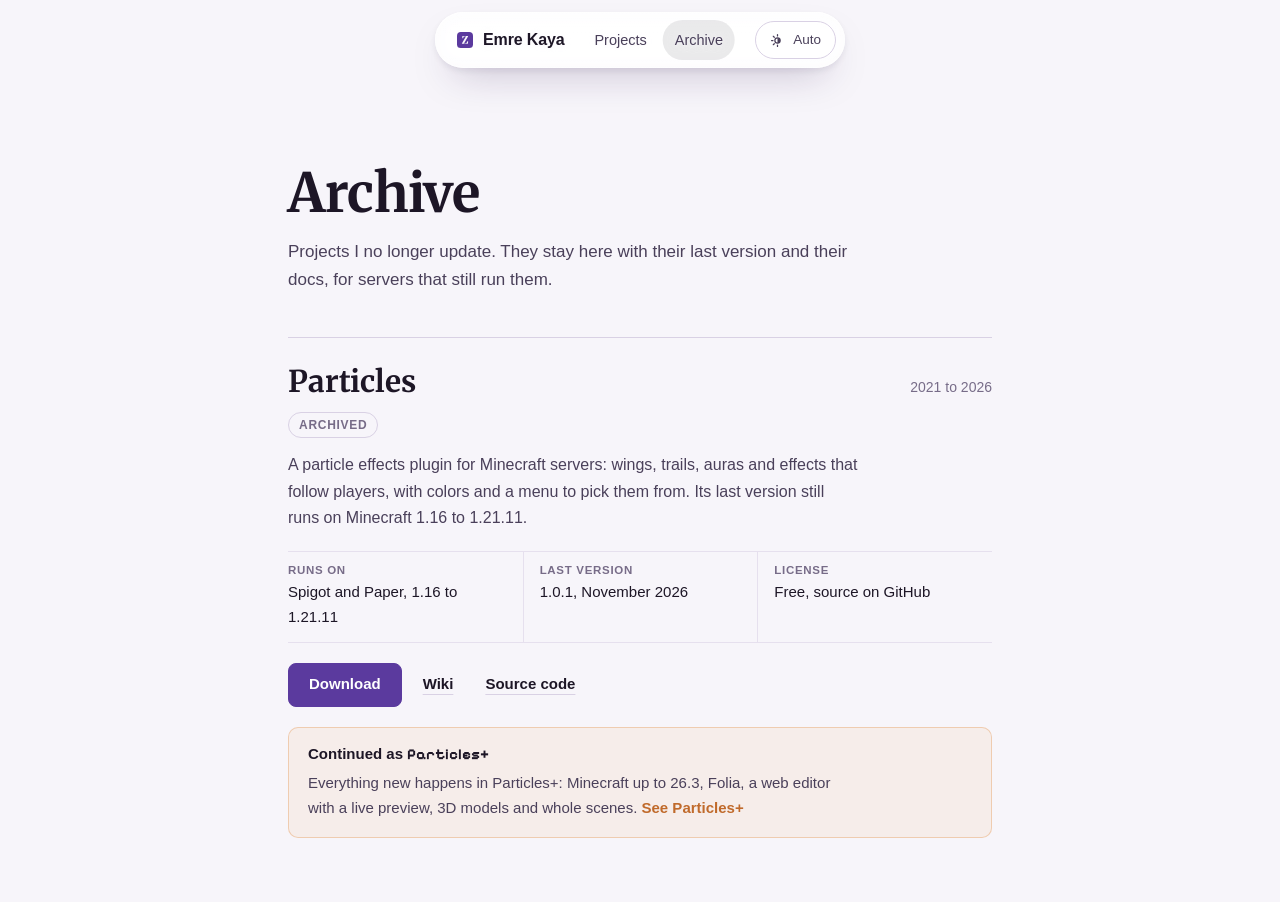
<file: archive/index.html>
<!doctype html>
<html lang="en">
<head>
<meta charset="utf-8">
<meta name="viewport" content="width=device-width, initial-scale=1">
<title>Archive</title>
<meta name="description" content="Emre Kaya's finished projects, kept here with their downloads and docs.">
<meta property="og:title" content="Archive">
<meta property="og:description" content="Emre Kaya's finished projects, kept here with their downloads and docs.">
<link rel="icon" href="data:image/svg+xml,%3Csvg xmlns='http://www.w3.org/2000/svg' viewBox='0 0 100 100'%3E%3Crect width='100' height='100' rx='24' fill='%235b3a9e'/%3E%3Cpath fill='%23fff' d='M30.88 73 30.37 71.94 52.7 32.1 56.61 27.21 41.82 28.14 38.27 39.11 32.96 38.31 33.57 25.45H68.93L69.57 26.41L47.3 66.12L43.52 71.21L59.17 69.7L64.03 57.64L69.57 58.66L67.9 73Z'/%3E%3C/svg%3E">
<script>
try {
  const theme = localStorage.getItem('zypec-theme') || localStorage.getItem('pp-theme');
  if (theme === 'light' || theme === 'dark') document.documentElement.setAttribute('data-theme', theme);
} catch (unavailable) {}
</script>
<link rel="preconnect" href="https://fonts.googleapis.com">
<link rel="preconnect" href="https://fonts.gstatic.com" crossorigin>
<link href="https://fonts.googleapis.com/css2?family=Merriweather:opsz,wght@18..144,400;18..144,700&family=Pixelify+Sans:wght@700&display=swap" rel="stylesheet">
<link rel="stylesheet" href="../kit/front.css">
<link rel="stylesheet" href="../archive/archive.css">
</head>
<body>
<header>
  <a class="home" href="../"><svg viewBox="0 0 100 100" aria-hidden="true"><rect width="100" height="100" rx="24" fill="var(--accent)"/><path fill="var(--bg)" d="M30.88 73 30.37 71.94 52.7 32.1 56.61 27.21 41.82 28.14 38.27 39.11 32.96 38.31 33.57 25.45H68.93L69.57 26.41L47.3 66.12L43.52 71.21L59.17 69.7L64.03 57.64L69.57 58.66L67.9 73Z"/></svg>Emre Kaya</a>
  <nav>
    <a href="../#projects">Projects</a>
    <a class="on" href="../archive/">Archive</a>
    <button id="theme" type="button" aria-live="polite"><span class="icon" aria-hidden="true"></span><span class="text"></span></button>
  </nav>
</header>
<script src="../kit/island.js"></script>

<main class="archive">
  <h1>Archive</h1>
  <p class="lede">Projects I no longer update. They stay here with their last version and their docs, for
  servers that still run them.</p>

  <article class="entry" id="particles">
    <div class="head"><h2>Particles</h2><span class="years">2021 to 2026</span></div>
    <span class="state">Archived</span>
    <p>A particle effects plugin for Minecraft servers: wings, trails, auras and effects that follow players,
    with colors and a menu to pick them from. Its last version still runs on Minecraft 1.16 to 1.21.11.</p>
    <dl class="facts">
      <div><dt>Runs on</dt><dd>Spigot and Paper, 1.16 to 1.21.11</dd></div>
      <div><dt>Last version</dt><dd>1.0.1, November 2026</dd></div>
      <div><dt>License</dt><dd>Free, source on GitHub</dd></div>
    </dl>
    <div class="actions">
      <a class="btn primary" href="particles/download/">Download</a>
      <a class="btn" href="https://zypec.gitbook.io/particles" target="_blank" rel="noopener">Wiki</a>
      <a class="btn" href="https://github.com/zypec/Particles" target="_blank" rel="noopener">Source code</a>
    </div>
    <div class="successor">
      <b>Continued as <span class="pp-name">Particles+</span></b>
      <p>Everything new happens in Particles+: Minecraft up to 26.3, Folia, a web editor with a live preview,
      3D models and whole scenes. <a href="../ParticlesPlus/">See Particles+</a></p>
    </div>
  </article>
</main>
<script src="../kit/theme.js"></script>
</body>
</html>
</file>
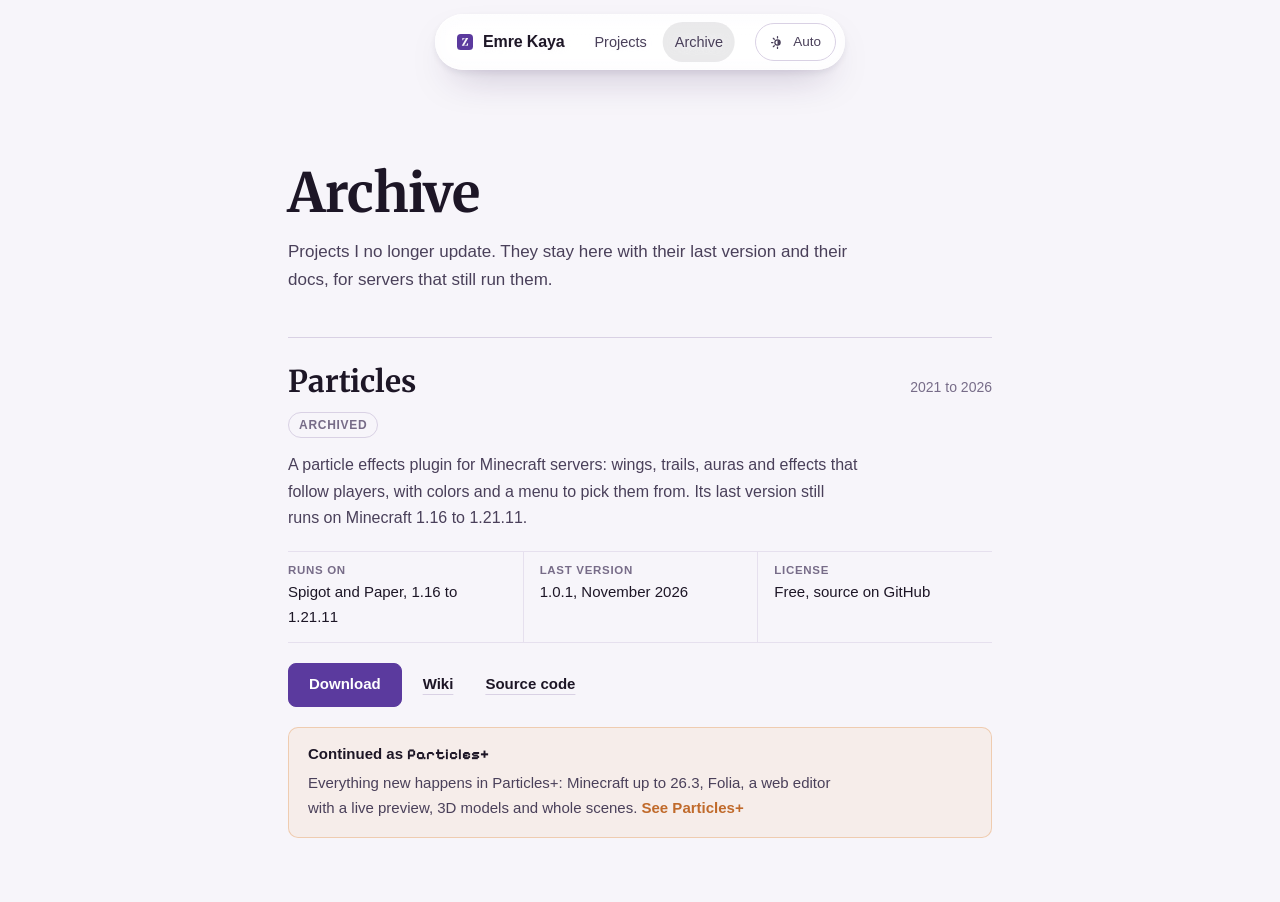
<file: archive/particles/index.html>
<!doctype html>
<html lang="en">
<head>
<meta charset="utf-8">
<title>Particles</title>
<!-- Particles has no page of its own: its entry in the archive is it. -->
<meta http-equiv="refresh" content="0; url=../#particles">
<link rel="canonical" href="https://zypec.github.io/archive/#particles">
</head>
<body><a href="../#particles">Particles in the archive</a></body>
</html>
</file>
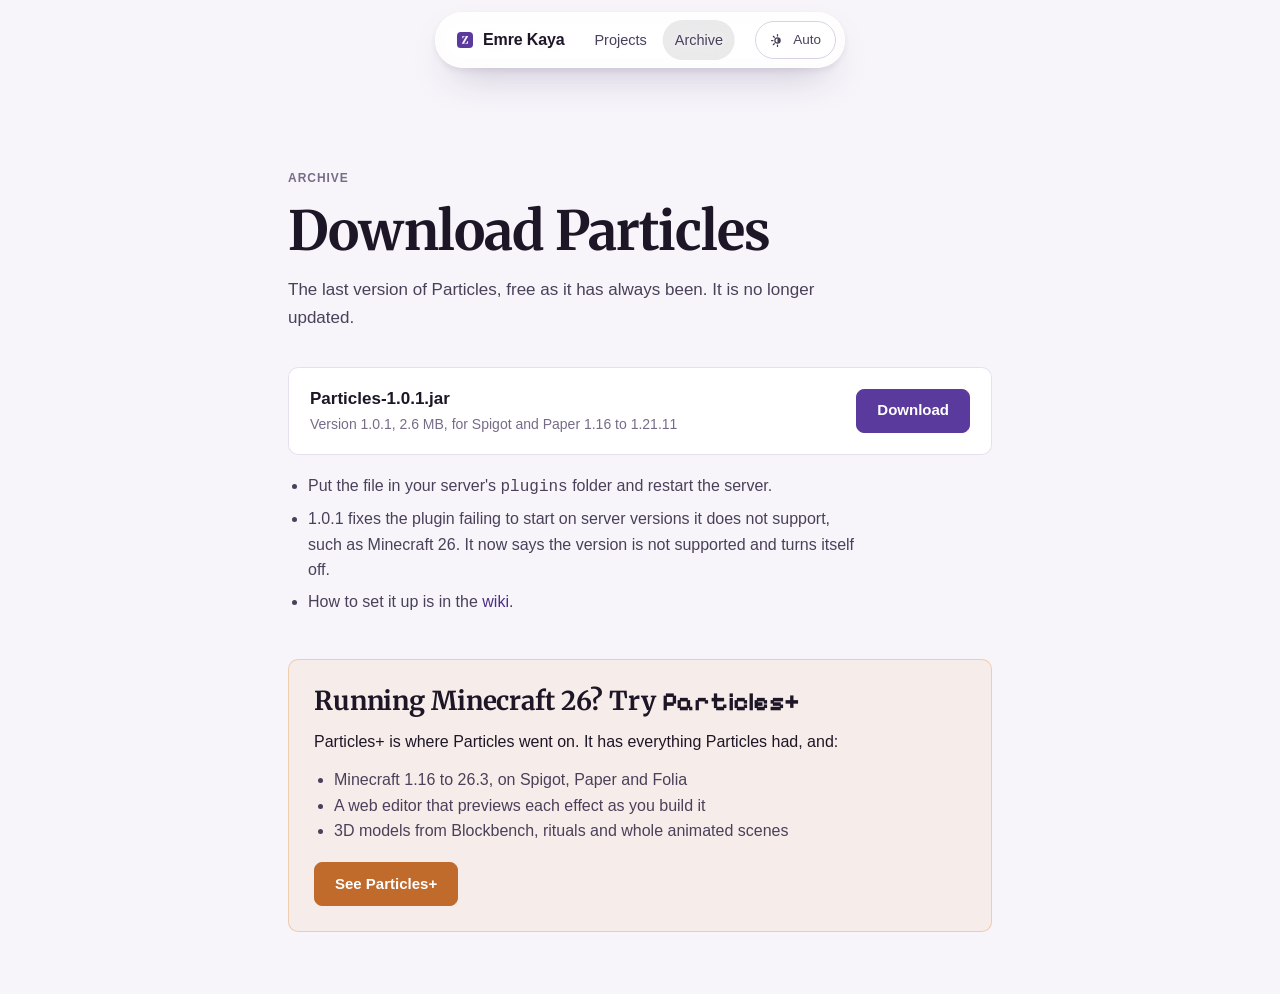
<file: archive/particles/download/index.html>
<!doctype html>
<html lang="en">
<head>
<meta charset="utf-8">
<meta name="viewport" content="width=device-width, initial-scale=1">
<title>Download Particles</title>
<meta name="description" content="Download Particles 1.0.1, the last version of the free particle effects plugin.">
<meta property="og:title" content="Download Particles">
<meta property="og:description" content="Download Particles 1.0.1, the last version of the free particle effects plugin.">
<link rel="icon" href="data:image/svg+xml,%3Csvg xmlns='http://www.w3.org/2000/svg' viewBox='0 0 100 100'%3E%3Crect width='100' height='100' rx='24' fill='%235b3a9e'/%3E%3Cpath fill='%23fff' d='M30.88 73 30.37 71.94 52.7 32.1 56.61 27.21 41.82 28.14 38.27 39.11 32.96 38.31 33.57 25.45H68.93L69.57 26.41L47.3 66.12L43.52 71.21L59.17 69.7L64.03 57.64L69.57 58.66L67.9 73Z'/%3E%3C/svg%3E">
<script>
try {
  const theme = localStorage.getItem('zypec-theme') || localStorage.getItem('pp-theme');
  if (theme === 'light' || theme === 'dark') document.documentElement.setAttribute('data-theme', theme);
} catch (unavailable) {}
</script>
<link rel="preconnect" href="https://fonts.googleapis.com">
<link rel="preconnect" href="https://fonts.gstatic.com" crossorigin>
<link href="https://fonts.googleapis.com/css2?family=Merriweather:opsz,wght@18..144,400;18..144,700&family=Pixelify+Sans:wght@700&display=swap" rel="stylesheet">
<link rel="stylesheet" href="../../../kit/front.css">
<link rel="stylesheet" href="../../../archive/archive.css">
</head>
<body>
<header>
  <a class="home" href="../../../"><svg viewBox="0 0 100 100" aria-hidden="true"><rect width="100" height="100" rx="24" fill="var(--accent)"/><path fill="var(--bg)" d="M30.88 73 30.37 71.94 52.7 32.1 56.61 27.21 41.82 28.14 38.27 39.11 32.96 38.31 33.57 25.45H68.93L69.57 26.41L47.3 66.12L43.52 71.21L59.17 69.7L64.03 57.64L69.57 58.66L67.9 73Z"/></svg>Emre Kaya</a>
  <nav>
    <a href="../../../#projects">Projects</a>
    <a class="on" href="../../../archive/">Archive</a>
    <button id="theme" type="button" aria-live="polite"><span class="icon" aria-hidden="true"></span><span class="text"></span></button>
  </nav>
</header>
<script src="../../../kit/island.js"></script>

<main class="archive">
  <a class="crumb" href="../../#particles">Archive</a>
  <h1>Download Particles</h1>
  <p class="lede">The last version of Particles, free as it has always been. It is no longer updated.</p>

  <div class="file">
    <span class="name">Particles-1.0.1.jar</span>
    <span class="meta">Version 1.0.1, 2.6 MB, for Spigot and Paper 1.16 to 1.21.11</span>
    <a class="btn primary" href="../Particles-1.0.1.jar" download>Download</a>
  </div>
  <ul class="notes">
    <li>Put the file in your server's <code>plugins</code> folder and restart the server.</li>
    <li>1.0.1 fixes the plugin failing to start on server versions it does not support, such as Minecraft 26.
    It now says the version is not supported and turns itself off.</li>
    <li>How to set it up is in the <a href="https://zypec.gitbook.io/particles" target="_blank" rel="noopener">wiki</a>.</li>
  </ul>

  <section class="promo" aria-labelledby="pp">
    <h2 id="pp">Running Minecraft 26? Try <span class="pp-name">Particles+</span></h2>
    <p>Particles+ is where Particles went on. It has everything Particles had, and:</p>
    <ul>
      <li>Minecraft 1.16 to 26.3, on Spigot, Paper and Folia</li>
      <li>A web editor that previews each effect as you build it</li>
      <li>3D models from Blockbench, rituals and whole animated scenes</li>
    </ul>
    <div class="actions"><a class="btn primary" href="../../../ParticlesPlus/">See Particles+</a></div>
  </section>
</main>
<script src="../../../kit/theme.js"></script>
</body>
</html>
</file>
<file: kit/front.css>
@import url("https://fonts.googleapis.com/css2?family=Merriweather:opsz,wght@18..144,400..800&display=swap");
/* The pages around a wiki: a project's front page, its statistics, the portfolio itself. The wiki's
   own palette and type, so moving from one to the other is moving between rooms of one house. A site
   recolors it the same way it recolors the wiki, by redefining the --accent* tokens. */
:root{
  --bg:#f7f5fa; --side:#f1edf6; --panel:#ffffff; --sunk:#efeaf5; --hover:#ebe5f2;
  --ink:#1d1626; --ink-2:#4a405a; --muted:#776c88; --line:#e6e0ee; --line-2:#d9d1e4;
  --accent:#b0602a; --accent-ink:#9a5222; --accent-soft:#b0602a12; --accent-line:#b0602a40; --on-accent:#fff;
  --req:#b3352f; --gap:#8a5a12;
  --code:#2a2622; --code-bg:#f4f0f8; --code-a:#2d6f6a;
  --stage:#120c1a; --stage-2:#1d1527;
  --shadow:none;
  --body:"Helvetica Neue",Helvetica,Arial,sans-serif;
  --mono:ui-monospace,SFMono-Regular,"SF Mono",Menlo,Consolas,monospace;
  /* The headings a page is read under, in the portfolio's serif, so every site reads as one house.
     The small titles of cards, tiles and buttons stay in the body face: a serif that small reads as a
     quote rather than a title. */
  --display:Merriweather,Georgia,"Times New Roman",serif;
  --r:10px; --r-sm:7px;
}
@media (prefers-color-scheme:dark){
  :root:not([data-theme=light]){
    --bg:#0b0711; --side:#100a17; --panel:#160f1f; --sunk:#130d1b; --hover:#1f162b;
    --ink:#ece6f6; --ink-2:#c9bfd8; --muted:#8f84a1; --line:#241a32; --line-2:#33274a;
    --accent:#e39a5f; --accent-ink:#eaa772; --accent-soft:#e39a5f17; --accent-line:#e39a5f45; --on-accent:#140d06;
    --req:#ec8a83; --gap:#ddb06a;
    --code:#e6e0d9; --code-bg:#100a17; --code-a:#7cc3b8;
    --stage:#07050b; --stage-2:#140e1d;
    --shadow:none;
  }
}
:root[data-theme=dark]{
  --bg:#0b0711; --side:#100a17; --panel:#160f1f; --sunk:#130d1b; --hover:#1f162b;
  --ink:#ece6f6; --ink-2:#c9bfd8; --muted:#8f84a1; --line:#241a32; --line-2:#33274a;
  --accent:#e39a5f; --accent-ink:#eaa772; --accent-soft:#e39a5f17; --accent-line:#e39a5f45; --on-accent:#140d06;
  --req:#ec8a83; --gap:#ddb06a;
  --code:#e6e0d9; --code-bg:#100a17; --code-a:#7cc3b8;
  --stage:#07050b; --stage-2:#140e1d;
  --shadow:none;
}
*{box-sizing:border-box}
body{margin:0;background:var(--bg);color:var(--ink);font-family:var(--body);font-size:16px;line-height:1.65;
  -webkit-font-smoothing:antialiased}
a{color:var(--accent-ink);text-decoration:none}
a:hover{text-decoration:underline}
:focus-visible{outline:2px solid var(--accent);outline-offset:2px;border-radius:4px}
@media (prefers-reduced-motion:reduce){*{animation:none!important;transition:none!important}}
[hidden]{display:none!important}

/* The bar is an island of liquid glass floating over the page, the same as the wiki's (see wiki.css,
   which says why), so the two morph into each other between pages. */
:root{--glass:color-mix(in srgb,var(--panel) 50%,transparent);--glass-filter:blur(12px) saturate(1.6) brightness(1.06);--glass-rim:#ffffffb3;--glass-glow:#ffffff8c;
  --glass-shadow:0 18px 40px -18px #2a124a59,0 3px 10px -2px #2a124a1f;--spring:cubic-bezier(.2,.9,.2,1.12)}
@media (prefers-color-scheme:dark){:root:not([data-theme=light]){--glass:color-mix(in srgb,#2a2038 30%,transparent);--glass-filter:blur(12px) saturate(1.5) brightness(.72);
  --glass-rim:#ffffff5c;--glass-glow:#ffffff1f;--glass-shadow:0 18px 44px -16px #000000b3,0 3px 10px -2px #00000066}}
:root[data-theme=dark]{--glass:color-mix(in srgb,#2a2038 30%,transparent);--glass-filter:blur(12px) saturate(1.5) brightness(.72);--glass-rim:#ffffff5c;--glass-glow:#ffffff1f;
  --glass-shadow:0 18px 44px -16px #000000b3,0 3px 10px -2px #00000066}
header{position:sticky;top:12px;z-index:10;height:56px;width:fit-content;max-width:calc(100% - 32px);margin:12px auto 0;
  display:flex;gap:18px;align-items:center;padding:0 9px 0 22px;border-radius:999px;isolation:isolate;
  background:var(--glass);backdrop-filter:var(--glass-filter);-webkit-backdrop-filter:var(--glass-filter);
  box-shadow:inset 0 1px 0 var(--glass-rim),inset 0 0 0 1px color-mix(in srgb,var(--glass-rim) 28%,transparent),
    inset 0 -1px 0 color-mix(in srgb,var(--glass-rim) 40%,transparent),
    inset 0 0 14px color-mix(in srgb,var(--glass-glow) 45%,transparent),var(--glass-shadow);
  transition:height .5s var(--spring),padding .5s var(--spring),top .5s var(--spring),
    box-shadow .3s,background-color .3s}
header::before{content:"";position:absolute;inset:0;border-radius:inherit;pointer-events:none;z-index:-1;
  background:linear-gradient(180deg,color-mix(in srgb,var(--glass-glow) 60%,transparent),transparent 45%,
    transparent 72%,color-mix(in srgb,var(--glass-glow) 22%,transparent))}
html.scrolled header{top:8px;height:50px}
/* While it changes size the island holds its contents at their own width and lets the capsule
   reveal them, the way the phone's island opens over what it shows. */
/* While the theme turns, the page is a picture the new theme is uncovered over, and a glass that
   blurs what is behind it cannot be pictured: the island stands on its own color until it is done. */
/* Over a bright picture the clear glass would leave light words on a light ground; dimmed behind and
   given a soft halo of the page's own color, the words hold wherever the island floats. */
header a,header h1,header .now,header .ver{text-shadow:0 0 10px color-mix(in srgb,var(--bg) 80%,transparent),
  0 1px 2px color-mix(in srgb,var(--bg) 60%,transparent)}
html.theming header{backdrop-filter:none;-webkit-backdrop-filter:none;background:var(--panel)}
/* While the island morphs, what it holds is laid out at the size it ends at and centered in it, so it
   is uncovered from the middle outwards on both sides as the island grows: laid from the left, the
   theme button at the right end stayed cut off until the very end and then appeared at once. */
header.morphing{overflow:hidden;justify-content:center}
header.morphing>*{flex-shrink:0}
/* An end of the island rides its edge in its own look; what it would pass over is kept unseen by
   island.js until the end has gone by. The links do not clip it while it rides: the theme button is one
   of them, and riding the edge of an island shrinking round them took it outside their row, where it
   was cut off. */
header .riding{z-index:2}
header.morphing nav{overflow:visible}
/* The page being read, marked by a soft capsule behind its part of the island (island.js): darker than
   the glass, as round as the links, sliding from part to part as the reader moves on. */
header .islandmark{position:absolute;left:0;top:50%;z-index:-1;border-radius:999px;pointer-events:none;opacity:0;
  background:color-mix(in srgb,var(--ink) 9%,transparent);
  transition:transform .5s var(--spring),width .5s var(--spring),height .3s,margin-top .3s,opacity .25s}
header .home{display:flex;align-items:center;gap:10px;font-weight:650;color:var(--ink);letter-spacing:-.01em}
header .home:hover{text-decoration:none}
header .home svg{width:16px;height:16px}
/* On a screen too narrow for every link the links scroll inside the island rather than pushing the
   theme button out past its end. The button is the last thing in the links and holds the right edge
   while they slide under it, with a shade on its left while more are hidden there. */
header nav{display:flex;gap:4px;align-items:center;min-width:0;overflow-x:auto;scrollbar-width:none;overscroll-behavior-x:contain}
header nav::-webkit-scrollbar{display:none}
header>:not(nav),header nav>*{flex-shrink:0}
header nav #theme{position:sticky;right:0;z-index:1}
header nav.overflows #theme{background:var(--panel);box-shadow:-12px 0 12px -2px color-mix(in srgb,var(--panel) 85%,transparent)}
header nav a{color:var(--ink-2);padding:8px 12px;border-radius:999px;font-size:14.5px;line-height:24px}
/* The page the reader is on is not drawn apart: the wiki's feedback and bug pages are pages of the docs,
   and a bar that marked Docs there said the wrong thing. */
header nav a:hover{background:var(--hover);color:var(--ink);text-decoration:none}
/* The same size as the wiki's theme button and as far from the last link, so walking from a front page to
   its wiki never moves a button in the bar. */
#theme{display:inline-flex;align-items:center;gap:8px;border:1px solid var(--line-2);background:color-mix(in srgb,var(--panel) 70%,transparent);
  color:var(--ink-2);border-radius:999px;height:38px;min-width:38px;padding:0 14px;margin-left:16px;font:inherit;font-size:13.5px;
  cursor:pointer;transition:border-color .15s,color .15s}
#theme:hover{border-color:var(--muted);color:var(--ink)}
/* A sun for light, a moon for dark and a half-filled disc for following the system, drawn by the
   stylesheet from the page's own theme, so the right one shows before the script runs. */
:root{--icon-auto:url("data:image/svg+xml,%3Csvg xmlns='http://www.w3.org/2000/svg' viewBox='0 0 24 24'%3E%3Cg fill='none' stroke='black' stroke-width='2' stroke-linecap='round'%3E%3Ccircle cx='12' cy='12' r='4.2'/%3E%3Cpath d='M12 2.5v2.2M12 19.3v2.2M2.5 12h2.2M5.3 5.3l1.55 1.55M5.3 18.7l1.55-1.55'/%3E%3C/g%3E%3Cpath fill='black' d='M12 7.8a4.2 4.2 0 0 1 0 8.4z'/%3E%3C/svg%3E");--icon-light:url("data:image/svg+xml,%3Csvg xmlns='http://www.w3.org/2000/svg' viewBox='0 0 24 24'%3E%3Cg fill='none' stroke='black' stroke-width='2' stroke-linecap='round'%3E%3Ccircle cx='12' cy='12' r='4.2'/%3E%3Cpath d='M12 2.5v2.2M12 19.3v2.2M2.5 12h2.2M19.3 12h2.2M5.3 5.3l1.55 1.55M17.15 17.15l1.55 1.55M5.3 18.7l1.55-1.55M17.15 6.85l1.55-1.55'/%3E%3C/g%3E%3C/svg%3E");--icon-dark:url("data:image/svg+xml,%3Csvg xmlns='http://www.w3.org/2000/svg' viewBox='0 0 24 24'%3E%3Cpath fill='black' d='M20.6 14.6A8.6 8.6 0 0 1 9.4 3.4a8.6 8.6 0 1 0 11.2 11.2z'/%3E%3C/svg%3E")}
#theme .icon{width:15px;height:15px;flex:none;display:inline-block;background:currentColor;-webkit-mask:var(--icon-auto) center/contain no-repeat;mask:var(--icon-auto) center/contain no-repeat}
:root[data-theme=light] #theme .icon:empty{-webkit-mask-image:var(--icon-light);mask-image:var(--icon-light)}
:root[data-theme=dark] #theme .icon:empty{-webkit-mask-image:var(--icon-dark);mask-image:var(--icon-dark)}
#theme .icon:not(:empty){background:none;-webkit-mask:none;mask:none}
/* The theme as a sun, a moon, or a sun half in night for following the system, the glyph the scripts
   put in the button: each turns into the next. Before the script runs, the mask above draws the same. */
.themeglyph{width:15px;height:15px;display:block;overflow:visible}
.themeglyph g,.themeglyph path{transform-box:view-box;transform-origin:50% 50%;transition:transform .5s cubic-bezier(.33,.8,.3,1),opacity .35s ease}
.themeglyph .tg-rays{opacity:0;transform:scale(.55) rotate(-25deg)}
.themeglyph .tg-moon{opacity:0;transform:scale(.3) rotate(-60deg)}
:root[data-theme=light] .themeglyph .tg-rays{opacity:1;transform:none}
:root[data-theme=light] .themeglyph .tg-half{opacity:0;transform:scaleX(0)}
:root[data-theme=dark] .themeglyph .tg-sun{opacity:0;transform:scale(.3) rotate(90deg)}
:root[data-theme=dark] .themeglyph .tg-moon{opacity:1;transform:none}
@media (prefers-reduced-motion:reduce){.themeglyph g,.themeglyph path{transition:none}}
/* The button says the theme before theme.js, loaded at the end of the page, writes it: empty, it was
   narrower for the first frames and the island widened once the words came in. */
#theme .text:empty::after{content:"Auto"}
:root[data-theme=light] #theme .text:empty::after{content:"Light"}
:root[data-theme=dark] #theme .text:empty::after{content:"Dark"}
::view-transition-old(root),::view-transition-new(root){animation:none;mix-blend-mode:normal}
main{max-width:1120px;margin:0 auto;padding:0 28px 80px}
footer{max-width:1120px;margin:0 auto;padding:28px;border-top:1px solid var(--line);color:var(--muted);font-size:13.5px;
  display:flex;gap:14px;flex-wrap:wrap}
footer a{color:var(--ink-2)}
footer .legal{flex-basis:100%;font-size:12px;color:var(--muted)}

.btn{display:inline-flex;align-items:center;gap:8px;height:44px;padding:0 20px;border-radius:999px;font-weight:600;
  font-size:15px;border:1px solid var(--line-2);background:var(--panel);color:var(--ink)}
.btn:hover{text-decoration:none;border-color:var(--accent-line)}
.btn.primary{background:var(--accent);border-color:var(--accent);color:var(--on-accent)}
.btn.primary:hover{background:var(--accent-ink)}
.btn.soon{cursor:default;color:var(--muted);background:var(--sunk);border-style:dashed}
/* One thing on a page is a button, the one a first visit should take; everything beside it is a link
   with an underline, so the page leads somewhere rather than offering a row of equal capsules. */
.btn{border-radius:8px}
.btn:not(.primary){background:none;border-color:transparent;padding:0 10px;text-decoration:underline;
  text-decoration-color:var(--line-2);text-underline-offset:5px}
.btn:not(.primary):hover{border-color:transparent;text-decoration-color:var(--accent)}

/* A picture opened over the page by lightbox.js. */
dialog.lightbox{border:0;padding:0;background:transparent;max-width:min(96vw,1600px);max-height:94vh;overflow:visible;color:#eee}
dialog.lightbox:focus{outline:none}
/* The dark fades in and the bar under the picture follows, while the picture grows out of the gallery. */
dialog.lightbox::backdrop{background:#000d;opacity:0;transition:opacity .3s}
dialog.lightbox.open::backdrop{opacity:1}
dialog.lightbox img{display:block;max-width:100%;max-height:84vh;margin:0 auto;border-radius:var(--r);transform-origin:0 0}
/* A live element (data-live) is shown as a copy of itself, scaled up inside a box of the size it fills. */
dialog.lightbox .live{margin:0 auto;transform-origin:0 0}
dialog.lightbox img[hidden],dialog.lightbox .live[hidden]{display:none}
dialog.lightbox .bar{display:flex;align-items:center;gap:10px;margin-top:12px;opacity:0;transform:translateY(6px);
  transition:opacity .25s,transform .35s var(--spring)}
dialog.lightbox.open .bar{opacity:1;transform:none;transition-delay:.12s}
dialog.lightbox p{flex:1;margin:0 2px;font-size:14px;color:#e8e8ee}
/* Its buttons are glass over the dark, the same in light and dark, since the dark is always behind them. */
dialog.lightbox button{width:44px;height:44px;flex:none;display:grid;place-items:center;padding:0;border:0;border-radius:50%;
  color:#fff;cursor:pointer;background:#ffffff1c;backdrop-filter:blur(16px) saturate(1.6);-webkit-backdrop-filter:blur(16px) saturate(1.6);
  box-shadow:inset 0 1px 0 #ffffff5c,inset 0 0 0 1px #ffffff24,inset 0 -1px 0 #ffffff1a,0 10px 24px -10px #000a;
  transition:background-color .15s,transform .3s var(--spring)}
dialog.lightbox button svg{width:20px;height:20px;display:block}
dialog.lightbox button:hover{background:#ffffff33}
dialog.lightbox button:active{transform:scale(.92)}
dialog.lightbox button:focus-visible{outline:2px solid #fff;outline-offset:2px}
dialog.lightbox button[hidden]{display:none}
@media (prefers-reduced-motion:reduce){dialog.lightbox .bar{transform:none}}

.lede{font-size:19px;line-height:1.55;color:var(--ink-2);max-width:60ch;margin:0 0 22px}
.hero .kicker{margin:0 0 14px;font-size:16px;font-weight:600;line-height:1.3;color:var(--muted)}
h1.title{font-family:var(--display);font-weight:600;font-size:42px;letter-spacing:-.01em;line-height:1.1;margin:44px 0 12px}
h2{font-family:var(--display);font-weight:600;font-size:24px;letter-spacing:-.005em;margin:44px 0 6px}
h3{font-size:15px;margin:0 0 10px}
.note{color:var(--muted);font-size:14px}
.notice{border:1px dashed var(--line-2);background:var(--sunk);border-radius:var(--r);padding:20px 22px;color:var(--ink-2)}

@media (max-width:640px){
  header{padding:0 8px 0 16px;gap:8px;max-width:calc(100% - 16px);margin-top:8px;top:8px}
  header nav a{padding:6px 8px;font-size:13.5px}
  /* The links a phone drops, always the same ones (see the README's top bar): never Docs or Portfolio. */
  header nav a.roomy{display:none}
  #theme .text{display:none}
  #theme{margin-left:4px}
  main{padding:0 16px 64px}
  footer{padding:24px 16px}
  h1.title{font-size:32px}
}
</file>
<file: archive/archive.css>
/* The archive's pages, in the portfolio's look (its serif headings and labels in the body face) on the
   kit's colors: projects that are finished, set down as entries in a catalog. Each entry is a record:
   its name, the years it ran, why it is archived, the facts, and where to find it now. */
:root{--font-serif:Merriweather,Georgia,"Times New Roman",serif;--font-label:"Helvetica Neue",Helvetica,Arial,sans-serif;
  --accent:#5b3a9e;--accent-ink:#4c2f86;--accent-soft:#5b3a9e12;--accent-line:#5b3a9e40;
  /* Particles+'s amber, for the one place it is named. */
  --pp:#c06a2b;--pp-soft:#e08a3c14;--pp-line:#e08a3c55}
@media (prefers-color-scheme:dark){:root:not([data-theme=light]){
  --accent:#b9a2f0;--accent-ink:#c9b6f5;--accent-soft:#b9a2f017;--accent-line:#b9a2f045;--pp:#f0a866;--pp-soft:#e08a3c1a;--pp-line:#e08a3c66}}
:root[data-theme=dark]{--accent:#b9a2f0;--accent-ink:#c9b6f5;--accent-soft:#b9a2f017;--accent-line:#b9a2f045;--pp:#f0a866;--pp-soft:#e08a3c1a;--pp-line:#e08a3c66}

main.archive{max-width:760px;padding-top:96px;padding-bottom:64px}
.archive h1{font:700 clamp(38px,6vw,54px)/1.08 var(--font-serif);letter-spacing:-.015em;margin:0;text-wrap:balance}
.archive .lede{margin:16px 0 0;max-width:60ch;font-size:17px;line-height:1.6;color:var(--ink-2)}
.archive .crumb{display:inline-block;margin-bottom:18px;font:600 12px/1 var(--font-label);letter-spacing:.08em;text-transform:uppercase;color:var(--muted);text-decoration:none}
.archive .crumb:hover{color:var(--accent-ink)}

/* One record: a rule above, the name with its years, then what it says. */
.entry{margin-top:44px;padding-top:26px;border-top:1px solid var(--line-2);display:grid;gap:14px}
.entry .head{display:flex;align-items:baseline;justify-content:space-between;gap:16px;flex-wrap:wrap}
.entry h2{font:700 30px/1.15 var(--font-serif);margin:0}
.entry .years{font:500 14px var(--font-label);color:var(--muted);font-variant-numeric:tabular-nums}
.entry p{margin:0;max-width:64ch;color:var(--ink-2);line-height:1.65}
.state{justify-self:start;font:600 12px/1 var(--font-label);letter-spacing:.06em;text-transform:uppercase;color:var(--muted);
  border:1px solid var(--line-2);border-radius:99px;padding:6px 10px}
.facts{display:grid;grid-template-columns:repeat(3,minmax(0,1fr));margin:6px 0 0;border-top:1px solid var(--line);border-bottom:1px solid var(--line)}
.facts div{padding:12px 16px 12px 0;min-width:0}
.facts div+div{padding-left:16px;border-left:1px solid var(--line)}
.facts dt{font:600 11.5px var(--font-label);letter-spacing:.06em;text-transform:uppercase;color:var(--muted)}
.facts dd{margin:4px 0 0;font-size:15px;color:var(--ink)}
.actions{display:flex;flex-wrap:wrap;gap:10px;margin-top:6px}

/* Where the project went on: Particles+, in its own amber. */
.successor{margin-top:6px;padding:18px 20px;border-radius:var(--r);background:var(--pp-soft);box-shadow:inset 0 0 0 1px var(--pp-line);display:grid;gap:8px}
.successor b{font:600 15px var(--font-label);color:var(--ink)}
.successor p{font-size:15px}
.successor a{color:var(--pp);font-weight:600}
.pp-name{font-family:"Pixelify Sans",ui-monospace,monospace;font-weight:700}

/* The download page: the file first, then what came after it. */
.file{margin-top:36px;padding:22px;border-radius:var(--r);background:var(--panel);box-shadow:inset 0 0 0 1px var(--line);
  display:grid;grid-template-columns:minmax(0,1fr) auto;gap:6px 20px;align-items:center}
.file .name{font:600 17px var(--font-label);overflow-wrap:anywhere}
.file .meta{grid-column:1;font:14px var(--font-label);color:var(--muted);font-variant-numeric:tabular-nums}
.file .btn{grid-column:2;grid-row:1/3}
.notes{margin:18px 0 0;padding-left:20px;color:var(--ink-2);line-height:1.6;max-width:64ch}
.notes li{margin-bottom:6px}
.promo{margin-top:44px;padding:26px;border-radius:var(--r);background:var(--pp-soft);box-shadow:inset 0 0 0 1px var(--pp-line);display:grid;gap:12px}
.promo h2{font:700 26px/1.2 var(--font-serif);margin:0;text-wrap:balance}
.promo p{margin:0}
.promo ul{margin:0;padding-left:20px;color:var(--ink-2);line-height:1.6}
.promo .btn.primary{background:var(--pp);border-color:var(--pp);color:#fff}
:root[data-theme=dark] .promo .btn.primary{color:#1a0e05}
@media (prefers-color-scheme:dark){:root:not([data-theme=light]) .promo .btn.primary{color:#1a0e05}}

@media (max-width:640px){
  main.archive{padding-top:80px}
  .facts{grid-template-columns:1fr}
  .facts div+div{padding-left:0;border-left:0;border-top:1px solid var(--line)}
  .file{grid-template-columns:1fr}
  .file .btn{grid-column:1;grid-row:auto;justify-self:start;margin-top:10px}
}
</file>
